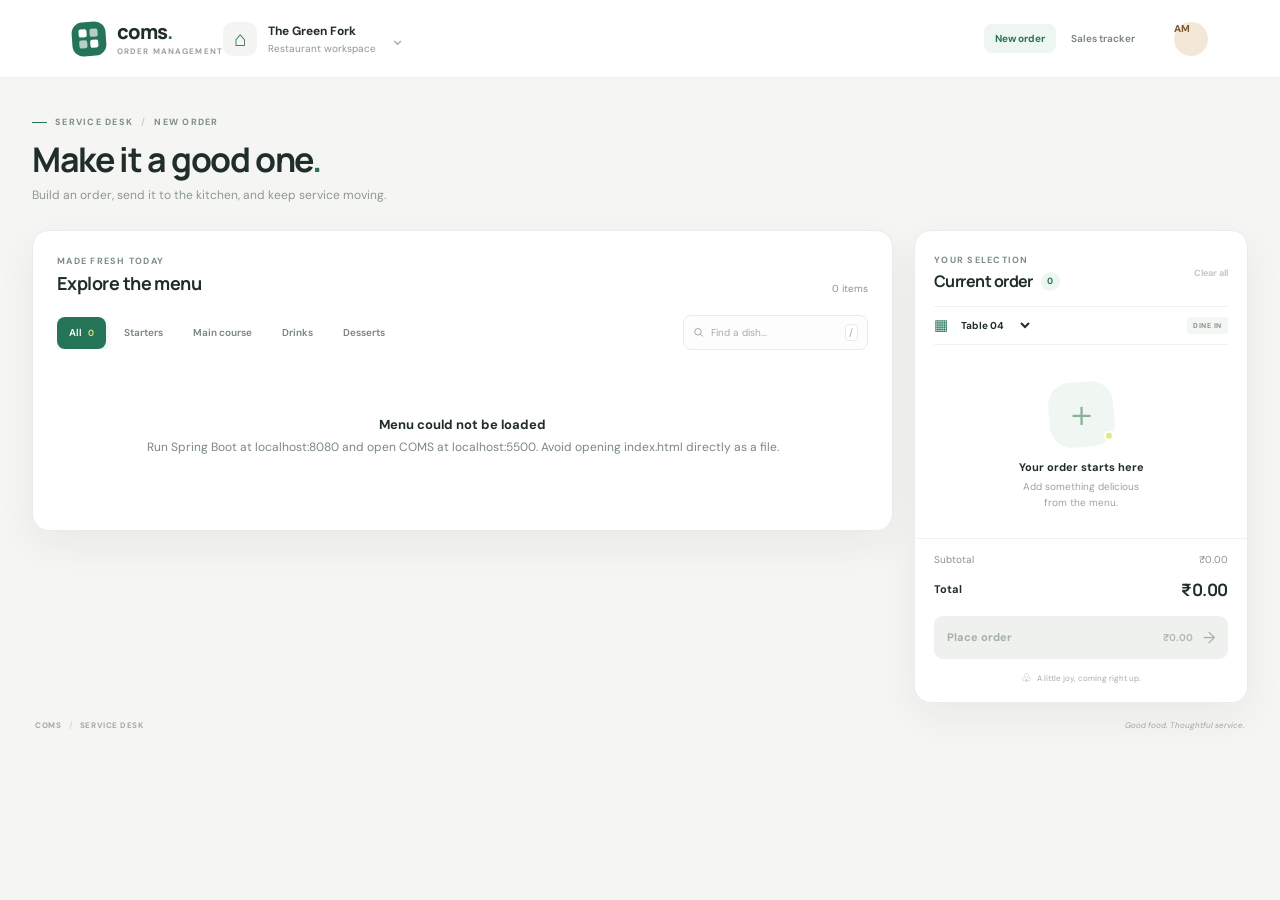
<file: index.html>
<!doctype html>
<html lang="en">
  <head>
    <meta charset="utf-8" />
    <meta name="viewport" content="width=device-width, initial-scale=1" />
    <meta name="theme-color" content="#f5f6f4" />
    <meta name="description" content="A clean restaurant order management workspace." />
    <title>COMS | Order Management</title>
    <link rel="preconnect" href="https://fonts.googleapis.com" />
    <link rel="preconnect" href="https://fonts.gstatic.com" crossorigin />
    <link href="https://fonts.googleapis.com/css2?family=DM+Sans:wght@400;500;600;700&family=Manrope:wght@400;500;600;700;800&display=swap" rel="stylesheet" />
    <link rel="stylesheet" href="styles.css" />
    <script src="config.js" defer></script>
    <script src="data-service.js" defer></script>
    <script src="app.js" defer></script>
  </head>
  <body>
    <div class="app-shell">
      <header class="topbar">
        <a class="brand" href="#main" aria-label="COMS home">
          <span class="brand-mark" aria-hidden="true"><span></span><span></span><span></span><span></span></span>
          <span class="brand-copy"><strong>coms<span>.</span></strong><small>ORDER MANAGEMENT</small></span>
        </a>

        <div class="topbar-center">
          <span class="restaurant-icon" aria-hidden="true">⌂</span>
          <div><strong>The Green Fork</strong><span>Restaurant workspace</span></div>
          <span class="workspace-chevron" aria-hidden="true">⌄</span>
        </div>

        <nav class="topbar-nav" aria-label="Main navigation">
          <a class="topbar-nav-link is-active" href="index.html" aria-current="page">New order</a>
          <a class="topbar-nav-link" href="sales.html">Sales tracker</a>
        </nav>

        <div class="topbar-actions">
          <span class="avatar" aria-label="Signed in as Alex Morgan">AM</span>
        </div>
      </header>

      <main id="main" class="workspace">
        <section class="page-heading" aria-labelledby="page-title">
          <div>
            <div class="eyebrow"><span class="eyebrow-line"></span> SERVICE DESK <span class="eyebrow-dot">/</span> NEW ORDER</div>
            <h1 id="page-title">Make it a good one<span>.</span></h1>
            <p>Build an order, send it to the kitchen, and keep service moving.</p>
          </div>
        </section>

        <section class="order-layout" aria-label="Create restaurant order">
          <div class="menu-panel">
            <div class="section-heading">
              <div><div class="section-kicker">MADE FRESH TODAY</div><h2>Explore the menu</h2></div>
              <span class="item-count" id="menu-count">Loading...</span>
            </div>

            <div class="menu-tools">
              <div class="category-list" id="category-list" role="group" aria-label="Filter menu by category">
                <button class="category-chip is-active" type="button" data-category="All" aria-pressed="true">All <span id="all-category-count">0</span></button>
                <button class="category-chip" type="button" data-category="Starters" aria-pressed="false">Starters</button>
                <button class="category-chip" type="button" data-category="Main course" aria-pressed="false">Main course</button>
                <button class="category-chip" type="button" data-category="Drinks" aria-pressed="false">Drinks</button>
                <button class="category-chip" type="button" data-category="Desserts" aria-pressed="false">Desserts</button>
              </div>
              <label class="search-box" for="menu-search">
                <svg viewBox="0 0 20 20" aria-hidden="true"><circle cx="8.7" cy="8.7" r="5.7"></circle><path d="m13 13 4 4"></path></svg>
                <input id="menu-search" type="search" placeholder="Find a dish..." autocomplete="off" />
                <kbd>/</kbd>
              </label>
            </div>

            <div class="menu-loading" id="menu-loading" role="status">Loading menu from the database...</div>
            <div class="menu-load-error" id="menu-load-error" role="alert" hidden>
              <strong>Menu could not be loaded</strong>
              <p>Run Spring Boot at localhost:8080 and open COMS at localhost:5500. Avoid opening index.html directly as a file.</p>
            </div>
            <div class="menu-grid" id="menu-grid" aria-live="polite"></div>
            <div class="no-results" id="no-results" hidden>
              <span aria-hidden="true">⌕</span><strong>No dishes found</strong><p>Try a different name or category.</p>
            </div>
          </div>

          <aside class="cart-panel" aria-labelledby="cart-title">
            <div class="cart-heading">
              <div><div class="section-kicker">YOUR SELECTION</div><h2 id="cart-title">Current order <span class="cart-count" id="cart-count">0</span></h2></div>
              <button class="text-button" id="clear-cart" type="button" disabled>Clear all</button>
            </div>

            <div class="cart-table-label"><span class="mini-table-icon" aria-hidden="true">▦</span><select id="table-select" class="cart-table-select" aria-label="Select table"><option value="Table 01">Table 01</option><option value="Table 02">Table 02</option><option value="Table 03">Table 03</option><option value="Table 04" selected>Table 04</option><option value="Table 05">Table 05</option><option value="Table 06">Table 06</option><option value="Table 07">Table 07</option><option value="Table 08">Table 08</option><option value="Takeaway">Takeaway</option></select><span class="service-type" id="service-type">DINE IN</span></div>

            <div class="cart-content" id="cart-content" aria-live="polite">
              <div class="empty-cart" id="empty-cart">
                <div class="empty-illustration" aria-hidden="true"><span>＋</span><i></i></div>
                <strong>Your order starts here</strong>
                <p>Add something delicious<br />from the menu.</p>
              </div>
              <ul class="cart-items" id="cart-items"></ul>
            </div>

            <div class="cart-footer">
              <div class="totals-row"><span>Subtotal</span><span id="subtotal">₹0.00</span></div>
              <div class="totals-row total-row"><strong>Total</strong><strong id="total">₹0.00</strong></div>
              <button class="place-order-button" id="place-order" type="button" disabled>
                <span>Place order</span><span class="button-total" id="button-total">₹0.00</span><span class="button-arrow" aria-hidden="true">→</span>
              </button>
              <p class="order-note"><span aria-hidden="true">♧</span> A little joy, coming right up.</p>
            </div>
          </aside>
        </section>

        <footer class="page-footer"><span>COMS <span class="footer-divider">/</span> SERVICE DESK</span><span>Good food. Thoughtful service.</span></footer>
      </main>

      <div class="toast" id="toast" role="status" aria-live="polite"></div>
    </div>
  </body>
</html>
</file>
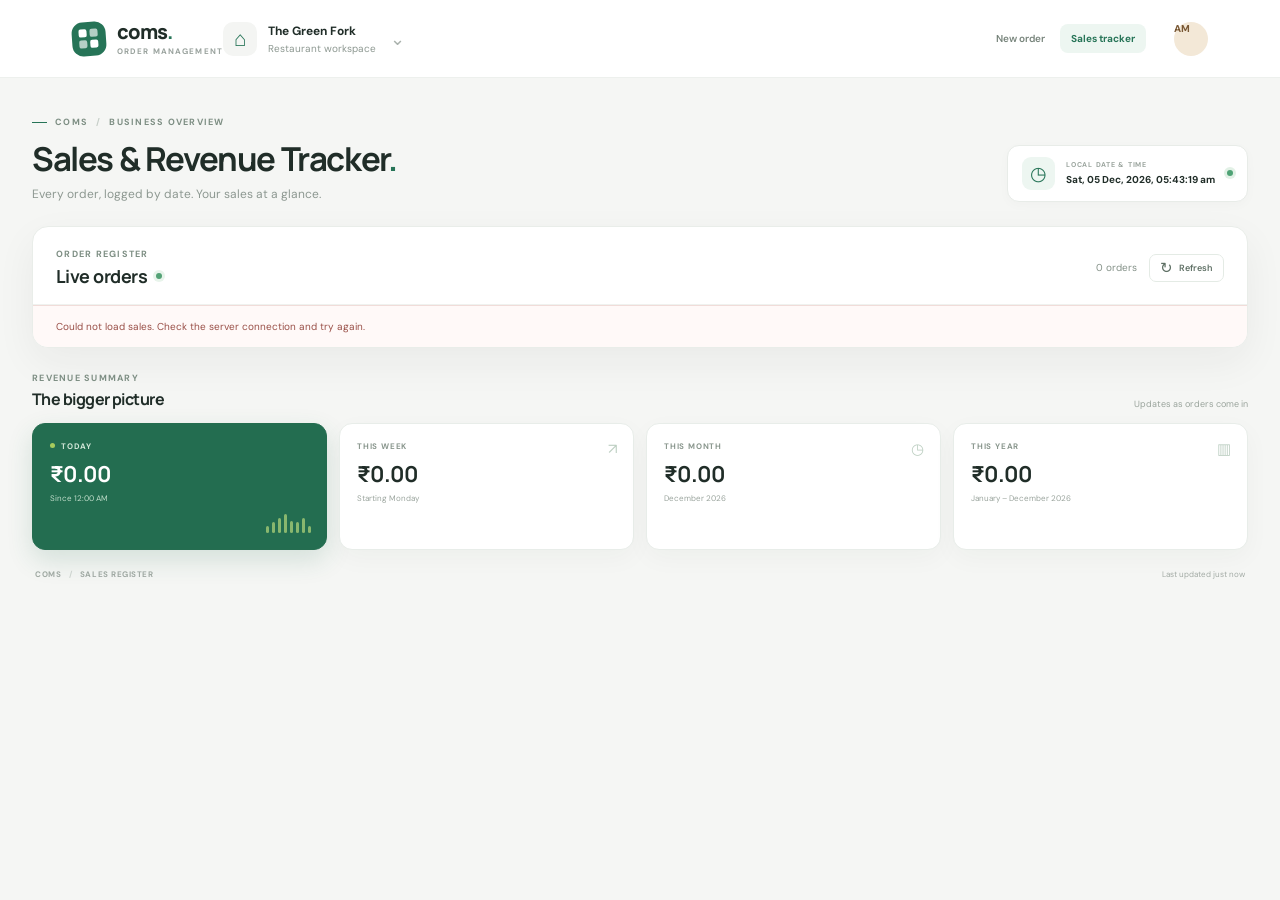
<file: sales.html>
<!doctype html>
<html lang="en">
  <head>
    <meta charset="utf-8" />
    <meta name="viewport" content="width=device-width, initial-scale=1" />
    <meta name="theme-color" content="#f5f6f4" />
    <meta name="description" content="Date-wise restaurant order log and revenue summary." />
    <title>COMS | Sales &amp; Revenue Tracker</title>
    <link rel="preconnect" href="https://fonts.googleapis.com" />
    <link rel="preconnect" href="https://fonts.gstatic.com" crossorigin />
    <link href="https://fonts.googleapis.com/css2?family=DM+Sans:wght@400;500;600;700&family=Manrope:wght@400;500;600;700;800&display=swap" rel="stylesheet" />
    <link rel="stylesheet" href="styles.css" />
    <link rel="stylesheet" href="sales.css" />
    <script src="config.js" defer></script>
    <script src="data-service.js" defer></script>
    <script src="sales.js" defer></script>
  </head>
  <body>
    <div class="app-shell">
      <header class="topbar">
        <a class="brand" href="index.html" aria-label="COMS home">
          <span class="brand-mark" aria-hidden="true"><span></span><span></span><span></span><span></span></span>
          <span class="brand-copy"><strong>coms<span>.</span></strong><small>ORDER MANAGEMENT</small></span>
        </a>

        <div class="topbar-center">
          <span class="restaurant-icon" aria-hidden="true">⌂</span>
          <div><strong>The Green Fork</strong><span>Restaurant workspace</span></div>
          <span class="workspace-chevron" aria-hidden="true">⌄</span>
        </div>

        <nav class="topbar-nav" aria-label="Main navigation">
          <a class="topbar-nav-link" href="index.html">New order</a>
          <a class="topbar-nav-link is-active" href="sales.html" aria-current="page">Sales tracker</a>
        </nav>

        <div class="topbar-actions">
          <span class="avatar" aria-label="Signed in as Alex Morgan">AM</span>
        </div>
      </header>

      <main class="sales-workspace">
        <section class="sales-heading" aria-labelledby="sales-title">
          <div>
            <div class="eyebrow"><span class="eyebrow-line"></span> COMS <span class="eyebrow-dot">/</span> BUSINESS OVERVIEW</div>
            <h1 id="sales-title">Sales &amp; Revenue Tracker<span>.</span></h1>
            <p>Every order, logged by date. Your sales at a glance.</p>
          </div>
          <div class="live-clock-card">
            <span class="live-clock-icon" aria-hidden="true">◷</span>
            <span><small>LOCAL DATE &amp; TIME</small><strong id="live-clock">—</strong></span>
            <i aria-hidden="true"></i>
          </div>
        </section>

        <section class="sales-log-panel" aria-labelledby="sales-log-title">
          <div class="sales-log-heading">
            <div><div class="section-kicker">ORDER REGISTER</div><h2 id="sales-log-title">Live orders <span class="live-dot" aria-hidden="true"></span></h2></div>
            <div class="sales-log-actions"><span class="order-count" id="order-count">0 orders</span><button class="refresh-button" id="refresh-orders" type="button"><span aria-hidden="true">↻</span> Refresh</button></div>
          </div>

          <div class="sales-groups" id="sales-groups" aria-live="polite"></div>
          <div class="sales-empty" id="sales-empty" hidden>
            <div class="empty-ledger" aria-hidden="true">▤</div>
            <strong>No orders recorded yet</strong>
            <p>Orders placed from the order screen will appear here automatically.</p>
            <a class="empty-cta" href="index.html">Create an order <span aria-hidden="true">→</span></a>
          </div>
          <div class="sales-error" id="sales-error" role="alert" hidden></div>
        </section>

        <section class="revenue-section" aria-labelledby="revenue-title">
          <div class="revenue-heading"><div><div class="section-kicker">REVENUE SUMMARY</div><h2 id="revenue-title">The bigger picture</h2></div><span class="summary-caption">Updates as orders come in</span></div>
          <div class="revenue-grid">
            <article class="revenue-card is-featured"><span class="revenue-card-label"><i></i> TODAY</span><strong id="metric-today">₹0.00</strong><small>Since 12:00 AM</small><span class="metric-spark" aria-hidden="true"><i></i><i></i><i></i><i></i><i></i><i></i><i></i><i></i></span></article>
            <article class="revenue-card"><span class="revenue-card-label">THIS WEEK</span><strong id="metric-week">₹0.00</strong><small>Starting Monday</small><span class="metric-symbol" aria-hidden="true">↗</span></article>
            <article class="revenue-card"><span class="revenue-card-label">THIS MONTH</span><strong id="metric-month">₹0.00</strong><small id="month-caption">Month to date</small><span class="metric-symbol" aria-hidden="true">◷</span></article>
            <article class="revenue-card"><span class="revenue-card-label">THIS YEAR</span><strong id="metric-year">₹0.00</strong><small id="year-caption">Year to date</small><span class="metric-symbol" aria-hidden="true">▥</span></article>
          </div>
        </section>

        <footer class="sales-footer"><span>COMS <span class="footer-divider">/</span> SALES REGISTER</span><span id="last-updated">Last updated just now</span></footer>
      </main>
    </div>
  </body>
</html>
</file>
<file: styles.css>
:root {
  color-scheme: light;
  --ink: #202d28;
  --ink-soft: #53615a;
  --muted: #8d9891;
  --line: #e8ece8;
  --paper: #ffffff;
  --canvas: #f5f6f4;
  --green: #267457;
  --green-dark: #1e6147;
  --green-wash: #edf6f1;
  --lime: #d9ed83;
  --amber: #e8a94c;
  --shadow: 0 14px 40px rgba(32, 45, 40, .055);
  font-family: "DM Sans", sans-serif;
  font-synthesis: none;
  text-rendering: optimizeLegibility;
  -webkit-font-smoothing: antialiased;
  -moz-osx-font-smoothing: grayscale;
}

* { box-sizing: border-box; }
[hidden] { display: none !important; }
body { min-width: 320px; margin: 0; color: var(--ink); background: var(--canvas); }
button, input, select { font: inherit; }
button { color: inherit; }
button:focus-visible, input:focus-visible, select:focus-visible, a:focus-visible { outline: 3px solid rgba(38, 116, 87, .25); outline-offset: 3px; }
button:disabled { cursor: not-allowed; }
.app-shell { min-height: 100vh; }

.topbar { height: 78px; display: flex; align-items: center; justify-content: space-between; padding: 0 clamp(22px, 5.6vw, 88px); background: var(--paper); border-bottom: 1px solid #edf0ed; }
.brand { display: inline-flex; align-items: center; gap: 11px; color: inherit; text-decoration: none; }
.brand-mark { display: grid; grid-template-columns: repeat(2, 8px); grid-template-rows: repeat(2, 8px); gap: 3px; padding: 7px; width: 34px; height: 34px; border-radius: 11px; background: var(--green); transform: rotate(-4deg); }
.brand-mark span { display: block; border-radius: 2px; background: white; }
.brand-mark span:nth-child(2), .brand-mark span:nth-child(3) { opacity: .66; }
.brand-copy { display: flex; flex-direction: column; line-height: 1; gap: 5px; }
.brand-copy strong { font: 800 20px/1 "Manrope", sans-serif; letter-spacing: -.9px; }
.brand-copy strong span { color: var(--green); }
.brand-copy small { font-size: 8px; font-weight: 700; letter-spacing: 1.15px; color: #99a29d; }
.topbar-center { display: flex; align-items: center; gap: 11px; min-width: 218px; }
.restaurant-icon { width: 34px; height: 34px; display: grid; place-items: center; background: #f4f5f3; border-radius: 10px; color: var(--green); font-size: 21px; }
.topbar-center div { display: grid; gap: 3px; }
.topbar-center strong { font-size: 12px; font-weight: 700; }
.topbar-center div span { color: var(--muted); font-size: 10px; }
.workspace-chevron { color: #aab2ad; font-size: 18px; margin-left: 3px; }
.topbar-nav { display: flex; align-items: center; gap: 4px; margin-left: auto; margin-right: 28px; }
.topbar-nav-link { padding: 8px 11px; border-radius: 8px; color: #77847b; text-decoration: none; font-size: 10px; font-weight: 600; transition: color .15s, background .15s; }
.topbar-nav-link:hover { color: var(--green); background: #f4f8f5; }
.topbar-nav-link.is-active { color: var(--green); background: var(--green-wash); font-weight: 700; }
.topbar-actions { display: flex; align-items: center; gap: 22px; }
.avatar { width: 34px; height: 34px; border: 0; border-radius: 50%; color: #785733; background: #f3e8d7; font-size: 10px; font-weight: 700; }

.workspace { width: min(1330px, calc(100% - 64px)); margin: 0 auto; padding: 38px 0 20px; }
.page-heading { display: flex; align-items: flex-end; justify-content: space-between; margin-bottom: 27px; }
.eyebrow, .section-kicker { color: #7d8e83; font-size: 9px; font-weight: 700; letter-spacing: 1.25px; }
.eyebrow { display: flex; align-items: center; gap: 8px; margin-bottom: 11px; }
.eyebrow-line { width: 15px; height: 1px; background: var(--green); }
.eyebrow-dot { color: #c6cec8; }
h1, h2, p { margin: 0; }
h1 { font: 700 clamp(25px, 3vw, 34px)/1.2 "Manrope", sans-serif; letter-spacing: -1.4px; }
h1 > span { color: var(--green); }
.page-heading p { margin-top: 7px; color: var(--muted); font-size: 12px; }

.order-layout { display: grid; grid-template-columns: minmax(0, 1fr) 334px; align-items: start; gap: 21px; }
.menu-panel, .cart-panel { border: 1px solid #e9ede9; border-radius: 17px; background: var(--paper); box-shadow: var(--shadow); }
.menu-panel { min-height: 0; padding: 24px 24px 27px; }
.section-heading { display: flex; align-items: flex-end; justify-content: space-between; }
.section-heading h2, .cart-heading h2 { margin-top: 5px; font: 700 18px/1.3 "Manrope", sans-serif; letter-spacing: -.55px; }
.item-count { color: #88958d; font-size: 10px; }
.menu-tools { display: flex; align-items: center; justify-content: space-between; gap: 14px; margin: 20px 0 18px; }
.category-list { display: flex; gap: 6px; overflow-x: auto; scrollbar-width: none; }
.category-list::-webkit-scrollbar { display: none; }
.category-chip { flex: 0 0 auto; height: 32px; padding: 0 11px; border: 1px solid transparent; border-radius: 8px; color: #78857d; background: transparent; font-size: 10px; font-weight: 600; cursor: pointer; transition: background .16s, color .16s, border-color .16s; }
.category-chip:hover { color: var(--green); background: #f4f8f5; }
.category-chip.is-active { color: #fff; background: var(--green); box-shadow: 0 4px 9px rgba(38, 116, 87, .16); }
.category-chip span { margin-left: 4px; color: #d9ed83; font-size: 9px; }
.search-box { flex: 0 0 185px; height: 35px; display: flex; align-items: center; gap: 7px; padding: 0 9px; border: 1px solid #e9ede9; border-radius: 8px; background: #fcfdfc; }
.search-box svg { width: 15px; height: 15px; fill: none; stroke: #98a39b; stroke-width: 1.6; }
.search-box input { min-width: 0; width: 100%; padding: 0; border: 0; outline: 0; color: var(--ink); background: transparent; font-size: 10px; }
.search-box input::placeholder { color: #a4ada7; }
.search-box kbd { display: grid; place-items: center; width: 17px; height: 17px; border: 1px solid #e8ece8; border-radius: 4px; color: #9da69f; background: white; font: 10px "DM Sans", sans-serif; }
.menu-grid { display: grid; grid-template-columns: repeat(auto-fill, minmax(145px, 1fr)); gap: 9px; }
.menu-card { min-width: 0; border: 1px solid #edf0ed; border-radius: 10px; background: #fff; transition: transform .18s ease, border-color .18s ease, box-shadow .18s ease; }
.menu-card:hover { transform: translateY(-2px); border-color: #dfe8e1; box-shadow: 0 8px 20px rgba(30, 64, 46, .07); }
.dish-tag { display: inline-flex; padding: 3px 6px; border-radius: 5px; color: #718077; background: #f1f5f1; font-size: 7px; font-weight: 700; letter-spacing: .2px; }
.dish-body { padding: 9px 10px 10px; }
.dish-name { min-height: 16px; overflow: hidden; margin-top: 5px; color: var(--ink); font-size: 10px; font-weight: 700; line-height: 1.45; text-overflow: ellipsis; white-space: nowrap; }
.dish-description { display: none; }
.dish-bottom { display: flex; align-items: center; justify-content: space-between; gap: 5px; margin-top: 6px; }
.dish-price { color: var(--ink); font-size: 12px; font-weight: 700; }
.add-button { display: inline-flex; align-items: center; gap: 4px; padding: 6px 8px; border: 1px solid #dceae1; border-radius: 6px; color: var(--green); background: #f5faf6; font-size: 9px; font-weight: 700; cursor: pointer; transition: background .16s, color .16s; }
.add-button:hover { color: #fff; background: var(--green); border-color: var(--green); }
.add-button span { font-size: 13px; line-height: 9px; }
.no-results { display: grid; justify-items: center; padding: 72px 12px; color: #7a887f; text-align: center; }
.no-results > span { margin-bottom: 10px; font-size: 30px; color: #a9b8ae; }
.no-results strong { color: var(--ink); font-size: 13px; }
.no-results p { margin-top: 5px; font-size: 11px; }
.menu-loading, .menu-load-error { padding: 48px 16px; color: #7a887f; text-align: center; font-size: 13px; }
.menu-load-error strong { color: var(--ink); }
.menu-load-error p { margin-top: 6px; font-size: 12px; }

.cart-panel { position: sticky; top: 20px; display: flex; flex-direction: column; min-height: 0; overflow: hidden; }
.cart-heading { display: flex; align-items: center; justify-content: space-between; padding: 23px 19px 14px; }
.cart-heading h2 { display: flex; align-items: center; gap: 8px; font-size: 16px; }
.cart-count { display: grid; place-items: center; min-width: 19px; height: 19px; padding: 0 5px; border-radius: 99px; color: var(--green); background: var(--green-wash); font: 700 9px "DM Sans", sans-serif; letter-spacing: 0; }
.text-button { padding: 5px 0 5px 7px; border: 0; color: var(--green); background: transparent; font-size: 9px; font-weight: 700; cursor: pointer; }
.text-button:disabled { color: #c1c9c3; }
.cart-table-label { display: flex; align-items: center; gap: 7px; min-height: 39px; margin: 0 19px; border-top: 1px solid #eff2ef; border-bottom: 1px solid #eff2ef; font-size: 10px; font-weight: 700; }
.mini-table-icon { color: var(--green); font-size: 15px; }
.cart-table-select { min-width: 78px; padding: 5px 2px; border: 0; color: var(--ink); background: transparent; font-size: 10px; font-weight: 700; cursor: pointer; }
.service-type { margin-left: auto; padding: 4px 6px; border-radius: 4px; color: #849188; background: #f4f6f4; font-size: 7px; font-weight: 700; letter-spacing: .55px; }
.cart-content { flex: 1; min-height: 185px; max-height: 300px; overflow-y: auto; padding: 0 19px; scrollbar-color: #dfe6e0 transparent; scrollbar-width: thin; }
.empty-cart { display: grid; justify-items: center; padding: 37px 0 27px; text-align: center; }
.empty-illustration { position: relative; display: grid; place-items: center; width: 65px; height: 65px; margin-bottom: 13px; border-radius: 22px; color: #8ab29a; background: #f0f7f2; transform: rotate(-5deg); }
.empty-illustration span { font-size: 35px; font-weight: 300; transform: rotate(5deg); }
.empty-illustration i { position: absolute; right: 2px; bottom: 4px; width: 10px; height: 10px; border: 2px solid #fff; border-radius: 50%; background: var(--lime); }
.empty-cart strong { font-size: 11px; }
.empty-cart p { margin-top: 5px; color: #9aa49d; font-size: 10px; line-height: 1.6; }
.cart-items { display: grid; gap: 0; margin: 0; padding: 0; list-style: none; }
.cart-item { display: grid; grid-template-columns: minmax(0, 1fr) auto; gap: 8px; padding: 13px 0; border-bottom: 1px solid #eff2ef; }
.cart-item-main { display: flex; align-items: center; min-width: 0; }
.cart-item-copy { min-width: 0; display: grid; gap: 3px; }
.cart-item-copy strong { overflow: hidden; font-size: 10px; text-overflow: ellipsis; white-space: nowrap; }
.cart-item-copy span { color: #919c94; font-size: 9px; }
.cart-item-side { display: grid; justify-items: end; gap: 5px; }
.cart-item-total { font-size: 10px; font-weight: 700; white-space: nowrap; }
.quantity-control { display: inline-flex; align-items: center; gap: 8px; }
.quantity-control button { display: grid; place-items: center; width: 20px; height: 20px; padding: 0; border: 1px solid #e4eae5; border-radius: 6px; color: #587a65; background: #fff; font-size: 14px; line-height: 1; cursor: pointer; }
.quantity-control button:hover { border-color: #bad5c3; background: #f5faf6; }
.quantity-control span { min-width: 8px; color: #435149; font-size: 9px; font-weight: 700; text-align: center; }
.cart-footer { margin-top: auto; padding: 14px 19px 16px; border-top: 1px solid #eff2ef; background: linear-gradient(180deg, rgba(255,255,255,0), #fff 18%); }
.totals-row { display: flex; align-items: center; justify-content: space-between; margin-bottom: 9px; color: #89948d; font-size: 10px; }
.total-row { margin: 12px 0 15px; color: var(--ink); }
.total-row strong:first-child { font-size: 11px; }
.total-row strong:last-child { font: 700 17px "Manrope", sans-serif; letter-spacing: -.4px; }
.place-order-button { display: flex; align-items: center; width: 100%; min-height: 43px; padding: 0 13px; border: 0; border-radius: 9px; color: white; background: var(--green); font-size: 11px; font-weight: 700; cursor: pointer; transition: background .16s, transform .16s, opacity .16s; }
.place-order-button:hover:not(:disabled) { background: var(--green-dark); transform: translateY(-1px); }
.place-order-button:disabled { color: #a5b0a9; background: #eef1ee; }
.button-total { margin-left: auto; opacity: .8; font-size: 10px; }
.button-arrow { margin-left: 10px; font-size: 16px; font-weight: 400; }
.order-note { display: flex; justify-content: center; align-items: center; gap: 5px; margin-top: 11px; color: #a4ada6; font-size: 8px; }
.order-note span { color: #8cac98; font-size: 12px; }
.page-footer { display: flex; justify-content: space-between; padding: 17px 3px 0; color: #a2aaa4; font-size: 8px; letter-spacing: .55px; }
.page-footer > span:first-child { font-weight: 700; }
.footer-divider { padding: 0 5px; color: #d0d6d1; }
.page-footer > span:last-child { font-style: italic; letter-spacing: 0; }
.toast { position: fixed; z-index: 10; right: 25px; bottom: 24px; max-width: min(370px, calc(100% - 32px)); padding: 12px 15px; border: 1px solid #dceae0; border-radius: 10px; color: #315e45; background: #fff; box-shadow: 0 10px 35px rgba(31, 50, 41, .15); font-size: 11px; opacity: 0; pointer-events: none; transform: translateY(8px); transition: opacity .2s, transform .2s; }
.toast.is-visible { opacity: 1; transform: translateY(0); }
.toast.is-error { color: #984a42; border-color: #f0d9d6; }

@media (max-width: 1080px) {
  .workspace { width: min(100% - 42px, 900px); }
  .order-layout { grid-template-columns: minmax(0, 1fr) 310px; gap: 14px; }
  .menu-panel { padding-right: 18px; padding-left: 18px; }
  .menu-grid { gap: 9px; }
  .menu-tools { align-items: flex-start; flex-direction: column-reverse; }
  .search-box { flex-basis: auto; width: 100%; }
}
@media (max-width: 760px) {
  .topbar { height: 67px; padding: 0 20px; }
  .topbar-center { display: none; }
  .topbar-nav { gap: 2px; margin: 0 12px 0 auto; }
  .topbar-nav-link { padding: 7px 8px; font-size: 9px; }
  .topbar-actions { gap: 10px; }
  .workspace { width: calc(100% - 32px); padding-top: 28px; }
  .page-heading { align-items: flex-start; gap: 14px; flex-direction: column; margin-bottom: 19px; }
  .page-heading p { max-width: 330px; font-size: 11px; line-height: 1.5; }
  .order-layout { grid-template-columns: minmax(0, 1fr); }
  .menu-panel { min-height: 0; padding: 19px 14px; }
  .menu-tools { gap: 11px; margin: 15px 0; }
  .category-list { width: calc(100% + 4px); margin-right: -4px; padding-bottom: 2px; }
  .menu-grid { grid-template-columns: repeat(2, minmax(0, 1fr)); gap: 9px; }
  .cart-panel { position: relative; top: auto; min-height: 0; }
  .cart-content { max-height: 290px; }
  .cart-footer { padding-bottom: 18px; }
  .page-footer { padding-bottom: 8px; }
}
@media (max-width: 390px) {
  .topbar { padding: 0 13px; }
  .brand { gap: 7px; }
  .brand-mark { width: 30px; height: 30px; padding: 6px; grid-template-columns: repeat(2, 7px); grid-template-rows: repeat(2, 7px); }
  .brand-copy strong { font-size: 18px; }
  .brand-copy small { font-size: 7px; letter-spacing: .85px; }
  .topbar-nav { margin-right: 8px; }
  .topbar-nav-link { padding: 6px 6px; font-size: 8px; }
  .avatar { width: 30px; height: 30px; }
  .workspace { width: calc(100% - 24px); }
  .dish-body { padding: 9px 8px 10px; }
  .dish-name { font-size: 10px; }
  .add-button { padding: 6px; }
}
</file>
<file: sales.css>
.sales-workspace { width: min(1330px, calc(100% - 64px)); margin: 0 auto; padding: 38px 0 25px; }
.sales-heading { display: flex; align-items: flex-end; justify-content: space-between; gap: 20px; margin-bottom: 24px; }
.sales-heading h1 { font-size: clamp(25px, 3vw, 33px); }
.sales-heading p { margin-top: 7px; color: var(--muted); font-size: 12px; }
.live-clock-card { display: flex; align-items: center; gap: 11px; min-width: 241px; padding: 11px 14px; border: 1px solid var(--line); border-radius: 12px; background: #fff; box-shadow: 0 3px 12px rgba(31, 50, 41, .025); }
.live-clock-icon { display: grid; place-items: center; width: 33px; height: 33px; border-radius: 9px; color: var(--green); background: var(--green-wash); font-size: 19px; }
.live-clock-card > span:nth-child(2) { display: grid; gap: 4px; }
.live-clock-card small { color: #9ba59e; font-size: 7px; font-weight: 700; letter-spacing: .75px; }
.live-clock-card strong { font-size: 10px; font-weight: 700; white-space: nowrap; }
.live-clock-card > i { width: 6px; height: 6px; margin-left: auto; border-radius: 50%; background: #4fa275; box-shadow: 0 0 0 3px #e2f1e6; }
.sales-log-panel { overflow: hidden; border: 1px solid #e9ede9; border-radius: 16px; background: #fff; box-shadow: var(--shadow); }
.sales-log-heading { display: flex; align-items: center; justify-content: space-between; padding: 21px 23px 16px; }
.sales-log-heading h2, .revenue-heading h2 { display: flex; align-items: center; gap: 9px; margin-top: 5px; font: 700 18px/1.3 "Manrope", sans-serif; letter-spacing: -.55px; }
.live-dot { width: 6px; height: 6px; border-radius: 50%; background: #54a276; box-shadow: 0 0 0 3px #e8f4eb; }
.sales-log-actions { display: flex; align-items: center; gap: 12px; }
.order-count { color: #849188; font-size: 10px; }
.refresh-button { display: inline-flex; align-items: center; gap: 6px; padding: 7px 10px; border: 1px solid #e4ebe5; border-radius: 7px; color: #5f7065; background: #fff; font-size: 9px; font-weight: 600; cursor: pointer; }
.refresh-button:hover:not(:disabled) { border-color: #bdd4c3; color: var(--green); background: #f7faf7; }
.refresh-button:disabled { opacity: .6; }
.refresh-button span { font-size: 15px; line-height: 10px; }
.sales-groups { border-top: 1px solid #eff2ef; }
.sales-date-group + .sales-date-group { border-top: 1px solid #edf1ed; }
.sales-date-heading { display: flex; align-items: center; justify-content: space-between; min-height: 41px; padding: 0 23px; background: #fafbfa; }
.sales-date-heading h3 { color: #53635a; font-size: 9px; font-weight: 700; }
.sales-date-heading span { color: #89958d; font-size: 9px; }
.sales-table-wrap { overflow-x: auto; }
.sales-table { width: 100%; min-width: 760px; border-collapse: collapse; table-layout: fixed; }
.sales-table th { height: 34px; padding: 0 13px; color: #9aa49d; background: #fff; font-size: 7px; font-weight: 700; letter-spacing: .75px; text-align: left; white-space: nowrap; }
.sales-table th:first-child, .sales-table td:first-child { padding-left: 23px; }
.sales-table th:nth-child(1) { width: 12%; }
.sales-table th:nth-child(2) { width: 17%; }
.sales-table th:nth-child(3) { width: 20%; }
.sales-table th:nth-child(4) { width: 33%; }
.sales-table th:nth-child(5) { width: 18%; text-align: right; padding-right: 23px; }
.sales-table td { min-height: 48px; padding: 12px 13px; border-top: 1px solid #f0f2f0; color: #536159; font-size: 10px; line-height: 1.55; vertical-align: middle; }
.sales-table tbody tr:hover { background: #fbfcfb; }
.sales-table td.order-time { color: #8c9890; font-size: 9px; white-space: nowrap; }
.sales-table td.order-number { color: #426750; font-size: 9px; font-weight: 700; white-space: nowrap; }
.sales-table td.order-table { color: #637168; font-size: 9px; }
.sales-table td.order-items { overflow-wrap: anywhere; color: #56645b; }
.sales-table td.order-total { color: #263a2e; font-weight: 700; text-align: right; white-space: nowrap; padding-right: 23px; }
.sales-empty { display: grid; justify-items: center; padding: 45px 20px 49px; border-top: 1px solid #eff2ef; text-align: center; }
.empty-ledger { display: grid; place-items: center; width: 47px; height: 47px; margin-bottom: 11px; border-radius: 15px; color: #6d9679; background: #eef6f0; font-size: 23px; }
.sales-empty strong { color: var(--ink); font-size: 12px; }
.sales-empty p { margin-top: 5px; color: #929d95; font-size: 10px; line-height: 1.5; }
.empty-cta { display: inline-flex; align-items: center; gap: 8px; margin-top: 15px; padding: 8px 11px; border: 1px solid #dceae1; border-radius: 7px; color: var(--green); background: #f7faf7; font-size: 9px; font-weight: 700; text-decoration: none; }
.empty-cta:hover { background: #edf6f0; }
.sales-error { padding: 14px 23px; border-top: 1px solid #f1dcd9; color: #994f47; background: #fff9f8; font-size: 10px; }
.revenue-section { margin-top: 24px; }
.revenue-heading { display: flex; align-items: flex-end; justify-content: space-between; margin-bottom: 13px; }
.revenue-heading h2 { font-size: 16px; }
.summary-caption { color: #9aa49c; font-size: 9px; }
.revenue-grid { display: grid; grid-template-columns: repeat(4, minmax(0, 1fr)); gap: 12px; }
.revenue-card { position: relative; display: flex; flex-direction: column; min-height: 127px; overflow: hidden; padding: 17px 17px 15px; border: 1px solid #e8ede9; border-radius: 13px; background: #fff; box-shadow: 0 8px 26px rgba(32, 45, 40, .035); }
.revenue-card.is-featured { border-color: #256d50; color: #fff; background: #236d50; box-shadow: 0 10px 26px rgba(35, 109, 80, .16); }
.revenue-card-label { display: inline-flex; align-items: center; gap: 6px; color: #89968d; font-size: 8px; font-weight: 700; letter-spacing: .8px; }
.revenue-card-label i { width: 5px; height: 5px; border-radius: 50%; background: #a6cb5d; }
.revenue-card.is-featured .revenue-card-label { color: #d2e7d8; }
.revenue-card > strong { margin-top: 11px; font: 700 clamp(17px, 2vw, 22px)/1.1 "Manrope", sans-serif; letter-spacing: -.6px; white-space: nowrap; }
.revenue-card > small { margin-top: 7px; color: #9aa49d; font-size: 8px; }
.revenue-card.is-featured > small { color: #c0ddca; }
.metric-symbol { position: absolute; top: 15px; right: 16px; color: #d8e8dc; font-size: 15px; }
.revenue-card:not(.is-featured) .metric-symbol { color: #bdcfc2; }
.metric-spark { position: absolute; right: 15px; bottom: 16px; display: flex; align-items: flex-end; gap: 3px; height: 20px; opacity: .75; }
.metric-spark i { width: 3px; height: 7px; border-radius: 3px; background: #acd078; }
.metric-spark i:nth-child(2), .metric-spark i:nth-child(6) { height: 11px; }
.metric-spark i:nth-child(3), .metric-spark i:nth-child(7) { height: 15px; }
.metric-spark i:nth-child(4) { height: 19px; }
.metric-spark i:nth-child(5) { height: 12px; }
.sales-footer { display: flex; justify-content: space-between; padding: 19px 3px 0; color: #a2aaa4; font-size: 8px; letter-spacing: .55px; }
.sales-footer > span:first-child { font-weight: 700; }
.sales-footer > span:last-child { letter-spacing: 0; }

@media (max-width: 1080px) {
  .sales-workspace { width: min(100% - 42px, 900px); }
}
@media (max-width: 760px) {
  .sales-workspace { width: calc(100% - 32px); padding-top: 28px; }
  .sales-heading { align-items: flex-start; flex-direction: column; margin-bottom: 19px; }
  .live-clock-card { align-self: stretch; }
  .sales-log-heading { padding: 18px 15px 13px; }
  .sales-date-heading { padding: 0 15px; }
  .sales-empty { padding: 35px 16px 38px; }
  .revenue-grid { grid-template-columns: repeat(2, minmax(0, 1fr)); gap: 9px; }
  .revenue-card { min-height: 116px; padding: 14px 13px; }
  .revenue-card > strong { font-size: clamp(16px, 5vw, 21px); }
  .sales-footer { padding-bottom: 8px; }
}
@media (max-width: 390px) {
  .sales-workspace { width: calc(100% - 24px); }
  .sales-log-actions { gap: 7px; }
  .refresh-button { padding: 7px 8px; }
  .sales-log-heading h2 { font-size: 15px; }
  .summary-caption { font-size: 8px; }
}
</file>
